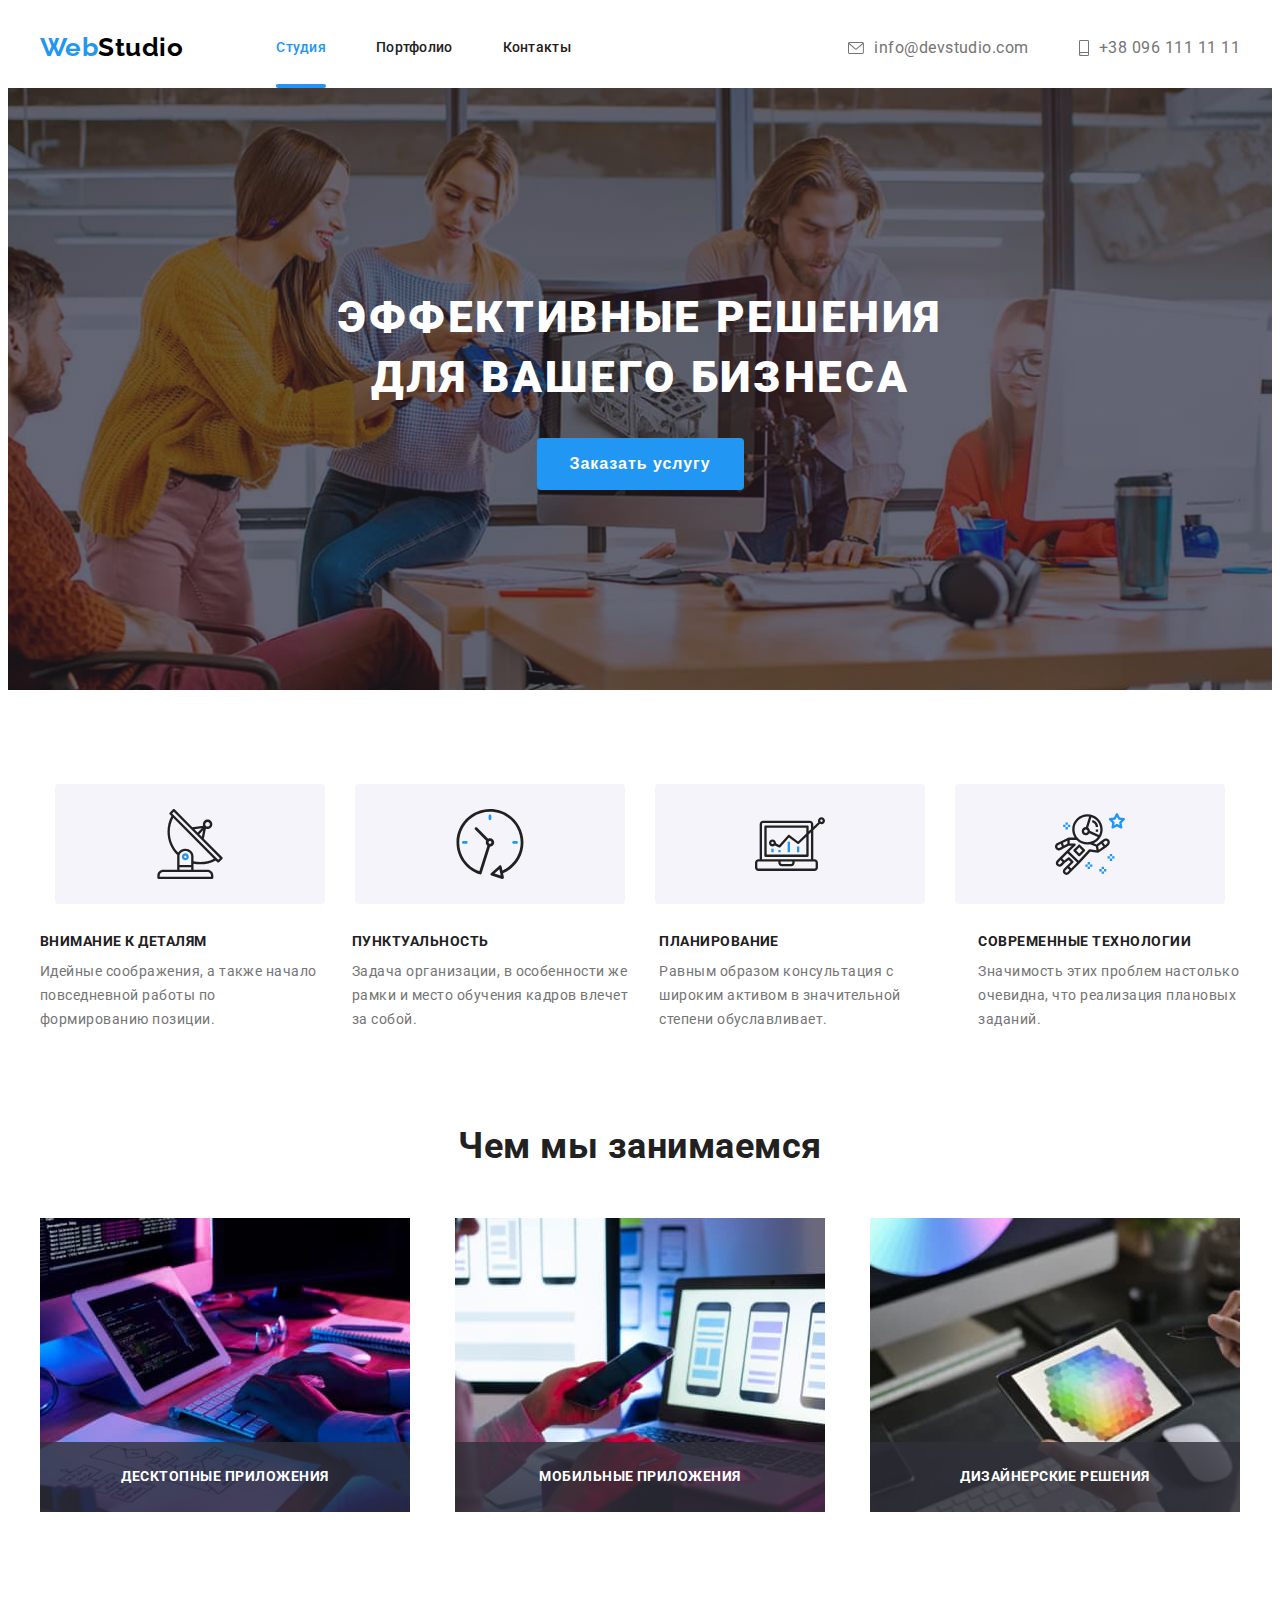
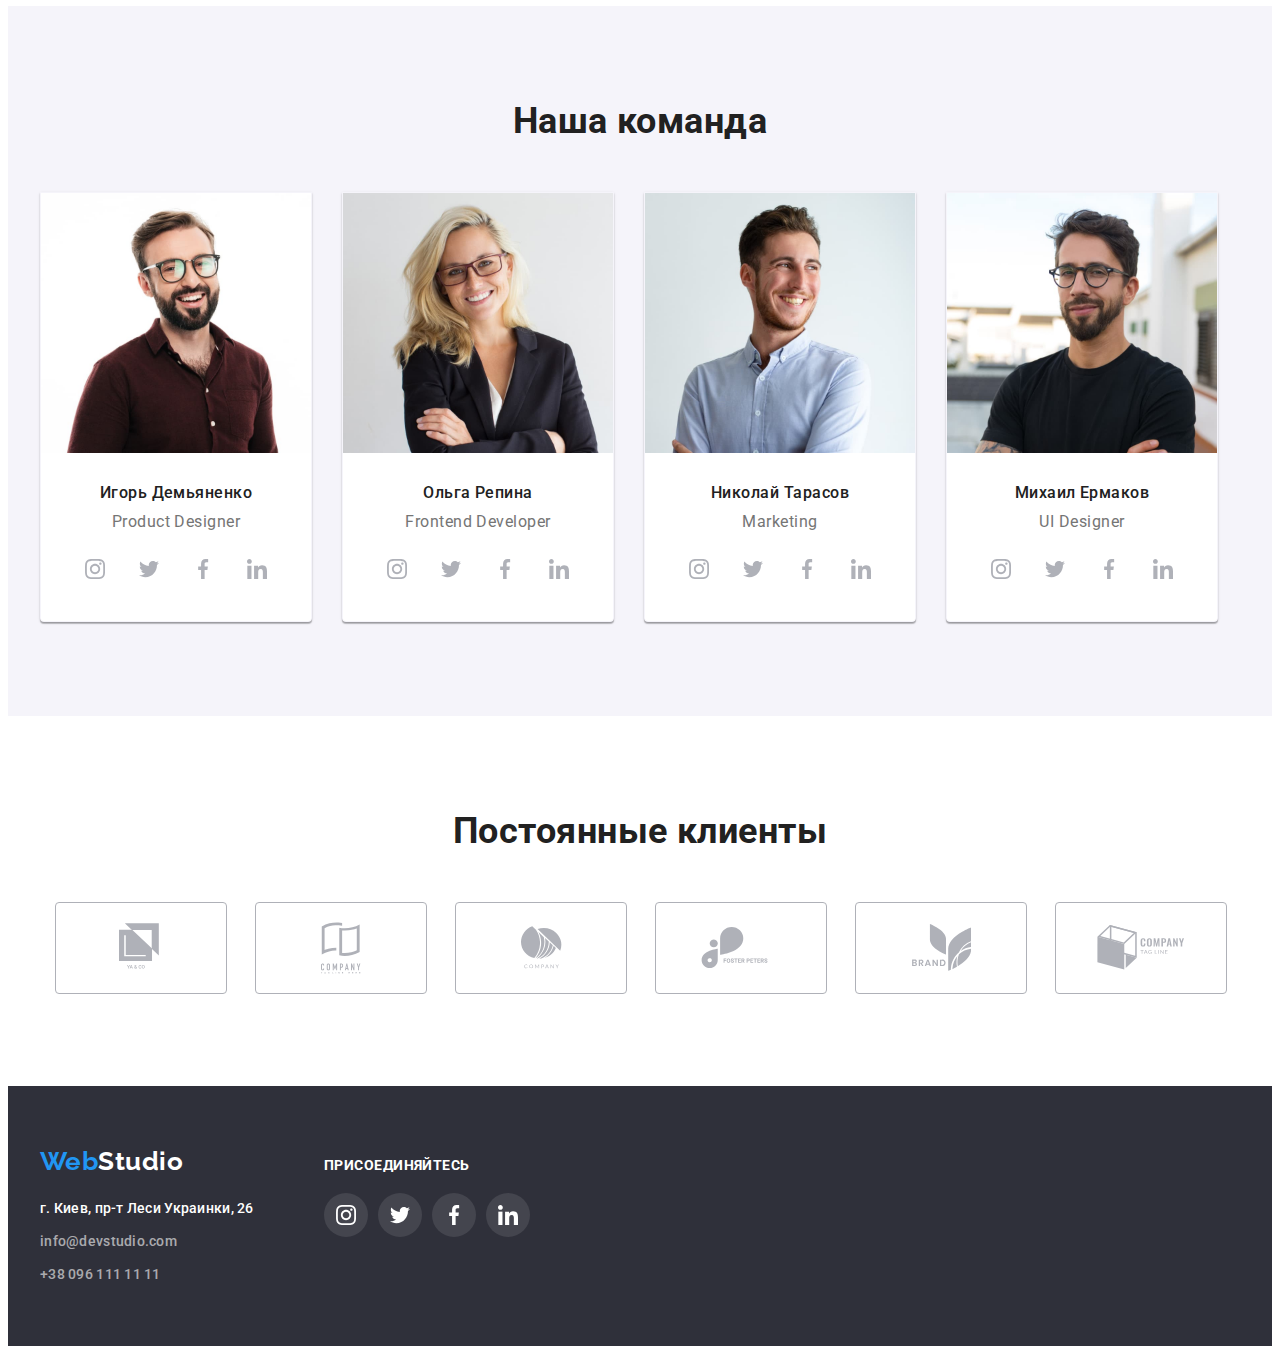
<file: index.html>
<!DOCTYPE html>
<html lang="ru">
<head>
    <meta charset="UTF-8">
    <meta name="viewport" content="width=device-width, initial-scale=1.0">
    <title>Студия</title>
    <link rel="preconnect" href="https://fonts.gstatic.com">
    <link href="https://fonts.googleapis.com/css2?family=Raleway:wght@700&family=Roboto:wght@400;500;700&display=swap"
  rel="stylesheet">
    <link rel="stylesheet" href="https://cdnjs.cloudflare.com/ajax/libs/modern-normalize/1.0.0/modern-normalize.min.css"
      integrity="sha512-ISS7cAi1PEhQ8jnbJpJZMd29NlhNj4AWYyLOSp2CE/CsHxTCu+r+t0D2yoJudVrd0/8fTVPUVDzY5Tvli75u/g=="
      crossorigin="anonymous" />
    <link rel="stylesheet" href="./css/styles.css">
</head>

<body>
                    <!--HEADER-->
<header class="page-header">
<div class="header container">

    <nav class="nav">
<!-- Логотип-1 -->
      <a class="logo" href="index.html" lang="en"> <span class="accent">Web</span>Studio</a>
<!-- Постраничная навигация -->
      <ul class="site-nav list">
        <li class="item"><a href="./index.html" class="link current" title="Студия">Студия</a></li>
        <li class="item"><a href="./portfolio.html" class="link" title="Портфолио">Портфолио</a></li>
        <li class="item"><a href="/" class="link" title="Контакты">Контакты</a></li>
      </ul>
    </nav>
<!-- Контакты -->
    <div class="contacts">
      <a class="contacts-link mail" href="mailto:info@devstudio.com">
      <svg class="icon-mail" width="16" height="12">
        <use href="./images/icons/sprite.svg#icon-mail">
        </use>
      </svg>
        info@devstudio.com</a>
      <a class="contacts-link tel" href="tel:+380961111111">
      <svg class="icon-mail" width="10" height="16">
        <use href="./images/icons/sprite.svg#icon-tel">
        </use>
      </svg>
        +38 096 111 11 11</a>
    </div>
  </div>
  </header>

                    <!-- MAIN -->
 <main>
<!-- Герой -->
<section class="hero-overlay">
  <div class="hero">
    <h1 class="visually-hidden">Cлоган</h1>
    <p class="hero-text">Эффективные решения<br> для вашего бизнеса</p>
    <button class="hero-btn" data-modal-open>Заказать услугу</button>
  </div>
</section>
<!-- Модальное окно -->
<div class="backdrop is-hidden" data-modal>

  <div class="modal">
    <button type="button" class="close-icon" data-modal-close>
      <svg class="close" width="11" height="11">
        <use href="./images/icons/sprite.svg#close"></use>
      </svg>
    </button>
  </div>

</div>

<!-- Особенности -->
<section class="features">
  <div class="container">
    <h2 class="visually-hidden">Особенности</h2>
    
     <ul class="features-icons-list list">
<li class="item">
  <svg class="features-icon" width="70" height="70">
<use href="./images/icons/sprite.svg#icon-antenna">
</use>
  </svg>
</li>

<li class="item">
  <svg class="features-icon" width="70" height="70">
<use href="./images/icons/sprite.svg#icon-clock">
</use>
  </svg>
</li>

<li class="item">
  <svg class="features-icon" width="70" height="70">
    <use href="./images/icons/sprite.svg#icon-diagram">
    </use>
  </svg>
</li>

<li class="item">
  <svg class="features-icon" width="70" height="70">
    <use href="./images/icons/sprite.svg#icon-astronaut">
    </use>
  </svg>
</li>

     </ul>
     <ul class="features-list list">

      <li class="item icon-antenna">
        <h3 class="title">Внимание к деталям</h3>
        <p class="text">Идейные соображения, а также начало повседневной работы по формированию позиции.</p>
      </li>
      
      <li class="item icon-clock">
        <h3 class="title">Пунктуальность</h3>
        <p class="text">Задача организации, в особенности же рамки и место обучения кадров влечет за собой.</p>
      </li>

      <li class="item icon-diagram">
        <h3 class="title">Планирование</h3>
        <p class="text">Равным образом консультация с широким активом в значительной степени обуславливает.</p>
      </li>

      <li class="item icon-astronaut">
        <h3 class="title">Современные технологии</h3>
        <p class="text">Значимость этих проблем настолько очевидна, что реализация плановых заданий.</p>
      </li>

     </ul>
  </div>
</section>


<!-- Чем мы занимаемся --> 
<section class="section">
  <div class="container">
     <h2 class="section-title">Чем мы занимаемся</h2>
     <ul class="wwd-list list">
      
      <li class="item">
      <div class="img-thumb">
        <img src="./images/what-we-do/squoosh/разметка.jpg" alt="руки на клавиатуре перед планшетом" 
        width="370" height="294">
      
      <div class="img-description">
        Десктопные приложения</div>
      </div>
      </li>
      
      <li class="item">
      <div class="img-thumb">
        <img src="./images/what-we-do/squoosh/адаптация.jpg" alt="смартфон в руках на фоне ноутбука" 
        width="370" height="294">
        <div class="img-description">
        Мобильные приложения</div>
      </div>
      
      </li>
      
      <li class="item">
      <div class="img-thumb">
        <img src="./images/what-we-do/squoosh/дизайн.jpg" alt="стилус в руке над планшетом" 
        width="370" height="294">
        <div class="img-description">
        Дизайнерские решения</div>
      </div>
      </li>
     </ul>
  </div>
</section>

<!-- Team -->
<section class="section team">
  <div class="container">
    <h2 class="section-title">Наша команда</h2>

    <ul class="team-list list">
<!-- Игорь Демьяненко -->
    <li class="team-card">
      <img class="section-img" src="./images/team/squoosh/man1.jpg" alt="Мужчина с бородой в очках улыбается" width="270" height="260">

      <div class="team-description"> 
        <h3 class="team-subtitle"> Игорь Демьяненко </h3>
        <p class="team-text" lang="en">Product Designer</p>
      </div>
<!-- Socials -->
      <ul class="socials-list">

        <li class="item">
          <a class="socials-link" href="/">
            <svg class="socials-icon" width="20" height="20">
              <use href="./images/icons/sprite.svg#icon-instagram">
              </use>
            </svg>
          </a>
        </li>

        <li class="item">
          <a class="socials-link" href="/">
            <svg class="socials-icon" width="20" height="20">
              <use href="./images/icons/sprite.svg#icon-twitter">
              </use>
            </svg>
          </a>
        </li>

        <li class="item">
          <a class="socials-link" href="/">
            <svg class="socials-icon" width="20" height="20">
              <use href="./images/icons/sprite.svg#icon-facebook">
              </use>
            </svg>
          </a>
        </li>

        <li class="item">
          <a class="socials-link" href="/">
            <svg class="socials-icon" width="20" height="20">
              <use href="./images/icons/sprite.svg#icon-linkedin">
              </use>
            </svg>
          </a>
        </li>

       </ul>
      </li>

<!-- Ольга Репина -->
      <li class="team-card">
       <img src="./images/team/squoosh/woman.jpg" alt="Блондинка в очках улыбается" width="270" height="260">
       <div class="team-description">
         <h3 class="team-subtitle"> Ольга Репина </h3>
         <p class="team-text" lang="en">Frontend Developer</p>
      </div>
<!-- Socials -->
      <ul class="socials-list">
      
        <li class="item">
          <a class="socials-link" href="/">
            <svg class="socials-icon" width="20" height="20">
              <use href="./images/icons/sprite.svg#icon-instagram">
              </use>
            </svg>
          </a>
        </li>
      
        <li class="item">
          <a class="socials-link" href="/">
            <svg class="socials-icon" width="20" height="20">
              <use href="./images/icons/sprite.svg#icon-twitter">
              </use>
            </svg>
          </a>
        </li>
      
        <li class="item">
          <a class="socials-link" href="/">
            <svg class="socials-icon" width="20" height="20">
              <use href="./images/icons/sprite.svg#icon-facebook">
              </use>
            </svg>
          </a>
        </li>
      
        <li class="item">
          <a class="socials-link" href="/">
            <svg class="socials-icon" width="20" height="20">
              <use href="./images/icons/sprite.svg#icon-linkedin">
              </use>
            </svg>
          </a>
        </li>
      
      </ul>
      </li>

<!-- Николай Тарасов -->
      <li class="team-card">
       <img src="./images/team/squoosh/man2.jpg" alt="Мужчина в светлой рубашке смотрит налево" width="270" height="260">
       <div class="team-description">
         <h3 class="team-subtitle"> Николай Тарасов </h3>
         <p class="team-text" lang="en">Marketing</p>
      </div>
<!-- Socials -->
      <ul class="socials-list">
      
        <li class="item">
          <a class="socials-link" href="/">
            <svg class="socials-icon" width="20" height="20">
              <use href="./images/icons/sprite.svg#icon-instagram">
              </use>
            </svg>
          </a>
        </li>
      
        <li class="item">
          <a class="socials-link" href="/">
            <svg class="socials-icon" width="20" height="20">
              <use href="./images/icons/sprite.svg#icon-twitter">
              </use>
            </svg>
          </a>
        </li>
      
        <li class="item">
          <a class="socials-link" href="/">
            <svg class="socials-icon" width="20" height="20">
              <use href="./images/icons/sprite.svg#icon-facebook">
              </use>
            </svg>
          </a>
        </li>
      
        <li class="item">
          <a class="socials-link" href="/">
            <svg class="socials-icon" width="20" height="20">
              <use href="./images/icons/sprite.svg#icon-linkedin">
              </use>
            </svg>
          </a>
        </li>
      </ul>
      </li>

<!-- Михаил Ермаков -->
      <li class="team-card">
       <img src="./images/team/squoosh/man3.jpg" alt="Мужчина в очках и чёрной футболке улыбается" width="270" height="260">
       <div class="team-description">
         <h3 class="team-subtitle"> Михаил Ермаков </h3>
         <p class="team-text" lang="en">UI Designer</p>
      </div>
      <ul class="socials-list">
<!-- Socials -->
        <li class="item">
          <a class="socials-link" href="/">
            <svg class="socials-icon" width="20" height="20">
              <use href="./images/icons/sprite.svg#icon-instagram">
              </use>
            </svg>
          </a>
        </li>
      
        <li class="item">
          <a class="socials-link" href="/">
            <svg class="socials-icon" width="20" height="20">
              <use href="./images/icons/sprite.svg#icon-twitter">
              </use>
            </svg>
          </a>
        </li>
      
        <li class="item">
          <a class="socials-link" href="/">
            <svg class="socials-icon" width="20" height="20">
              <use href="./images/icons/sprite.svg#icon-facebook">
              </use>
            </svg>
          </a>
        </li>
      
        <li class="item">
          <a class="socials-link" href="/">
            <svg class="socials-icon" width="20" height="20">
              <use href="./images/icons/sprite.svg#icon-linkedin">
              </use>
            </svg>
          </a>
        </li>
      
      </ul>
      </li>

</ul>
</div>
</section>

<!-- Clients -->
<section class="section">
<div class="container">
  <h2 class="section-title">Постоянные клиенты</h2>
  <ul class="clients-list list">

  <li class="item">
    <a class="clients-link" href="/">
      <svg class="clients-icon" width="44" height="49">
        <use href="./images/icons/sprite.svg#icon-logo-1"></use>
      </svg>
    </a>
  </li>

  <li class="item">
    <a class="clients-link" href="/">
      <svg class="clients-icon" width="40" height="52">
        <use href="./images/icons/sprite.svg#icon-logo-2"></use>
      </svg>
    </a>
  </li>

  <li class="item">
    <a class="clients-link" href="/">
      <svg class="clients-icon" width="41" height="43">
        <use href="./images/icons/sprite.svg#icon-logo-3"></use>
      </svg>
    </a>
  </li>

  <li class="item">
    <a class="clients-link" href="/">
      <svg class="clients-icon" width="80" height="42">
        <use href="./images/icons/sprite.svg#icon-logo-4"></use>
      </svg>
    </a>
  </li>

  <li class="item">
    <a class="clients-link" href="/">
      <svg class="clients-icon" width="59" height="47">
        <use href="./images/icons/sprite.svg#icon-logo-5"></use>
      </svg>
    </a>
  </li>

  <li class="item">
    <a class="clients-link" href="/">
      <svg class="clients-icon" width="88" height="45">
        <use href="./images/icons/sprite.svg#icon-logo-6"></use>
      </svg>
    </a>
  </li>

</ul>
</div>
</section>

 </main>

                    <!-- FOOTER -->

<footer class="page-footer">
<div class="footer container">

<div class="address-box">
<!-- Логотип-2 -->
   <a class="logo" href="index.html" lang="en"> <span class="accent">Web</span><span class="studio">Studio</span>
   </a>
<!-- Адрес -->
  <address class="address">
    <a class="link" href="https://www.google.com.ua/maps/search/%D0%B3.+%D0%9A%D0%B8%D0%B5%D0%B2,+%D0%BF%D1%80-%D1%82+%D0%9B%D0%B5%D1%81%D0%B8+%D0%A3%D0%BA%D1%80%D0%B0%D0%B8%D0%BD%D0%BA%D0%B8,+26/@50.4729187,30.4184096,12z/data=!3m1!4b1?hl=ru" 
    title="Адрес">г. Киев, пр-т Леси Украинки, 26
    </a>
<!-- Contacts -->
   <ul class="contacts-list list">
     <li class="item"><a class="link" href="mailto:info@devstudio.com">info@devstudio.com</a></li>
     <li class="item"><a class="link" href="tel:+380991111111">+38 096 111 11 11</a></li>
   </ul>
  </address>
</div>

<div class="soc-box">
    <p class="slogan">присоединяйтесь</p>

<ul class="soc-list list">
<li class="item">
  <a class="soc-link" href="/">
    <svg class="soc-icon" width="20" height="20">
      <use href="./images/icons/sprite.svg#icon-instagram">
      </use>
    </svg>
  </a>
</li>

<li class="item">
  <a class="soc-link" href="/">
    <svg class="soc-icon" width="20" height="20">
      <use href="./images/icons/sprite.svg#icon-twitter">
      </use>
    </svg>
  </a>
</li>

<li class="item">
  <a class="soc-link" href="/">
    <svg class="soc-icon" width="20" height="20">
      <use href="./images/icons/sprite.svg#icon-facebook">
      </use>
    </svg>
  </a>
</li>

<li class="item">
  <a class="soc-link" href="/">
    <svg class="soc-icon" width="20" height="20">
      <use href="./images/icons/sprite.svg#icon-linkedin">
      </use>
    </svg>
  </a>
</li>

</ul>
</div>
</div>
</footer>

<script src="./js/modal.js"></script>
</body>
</html>
</file>
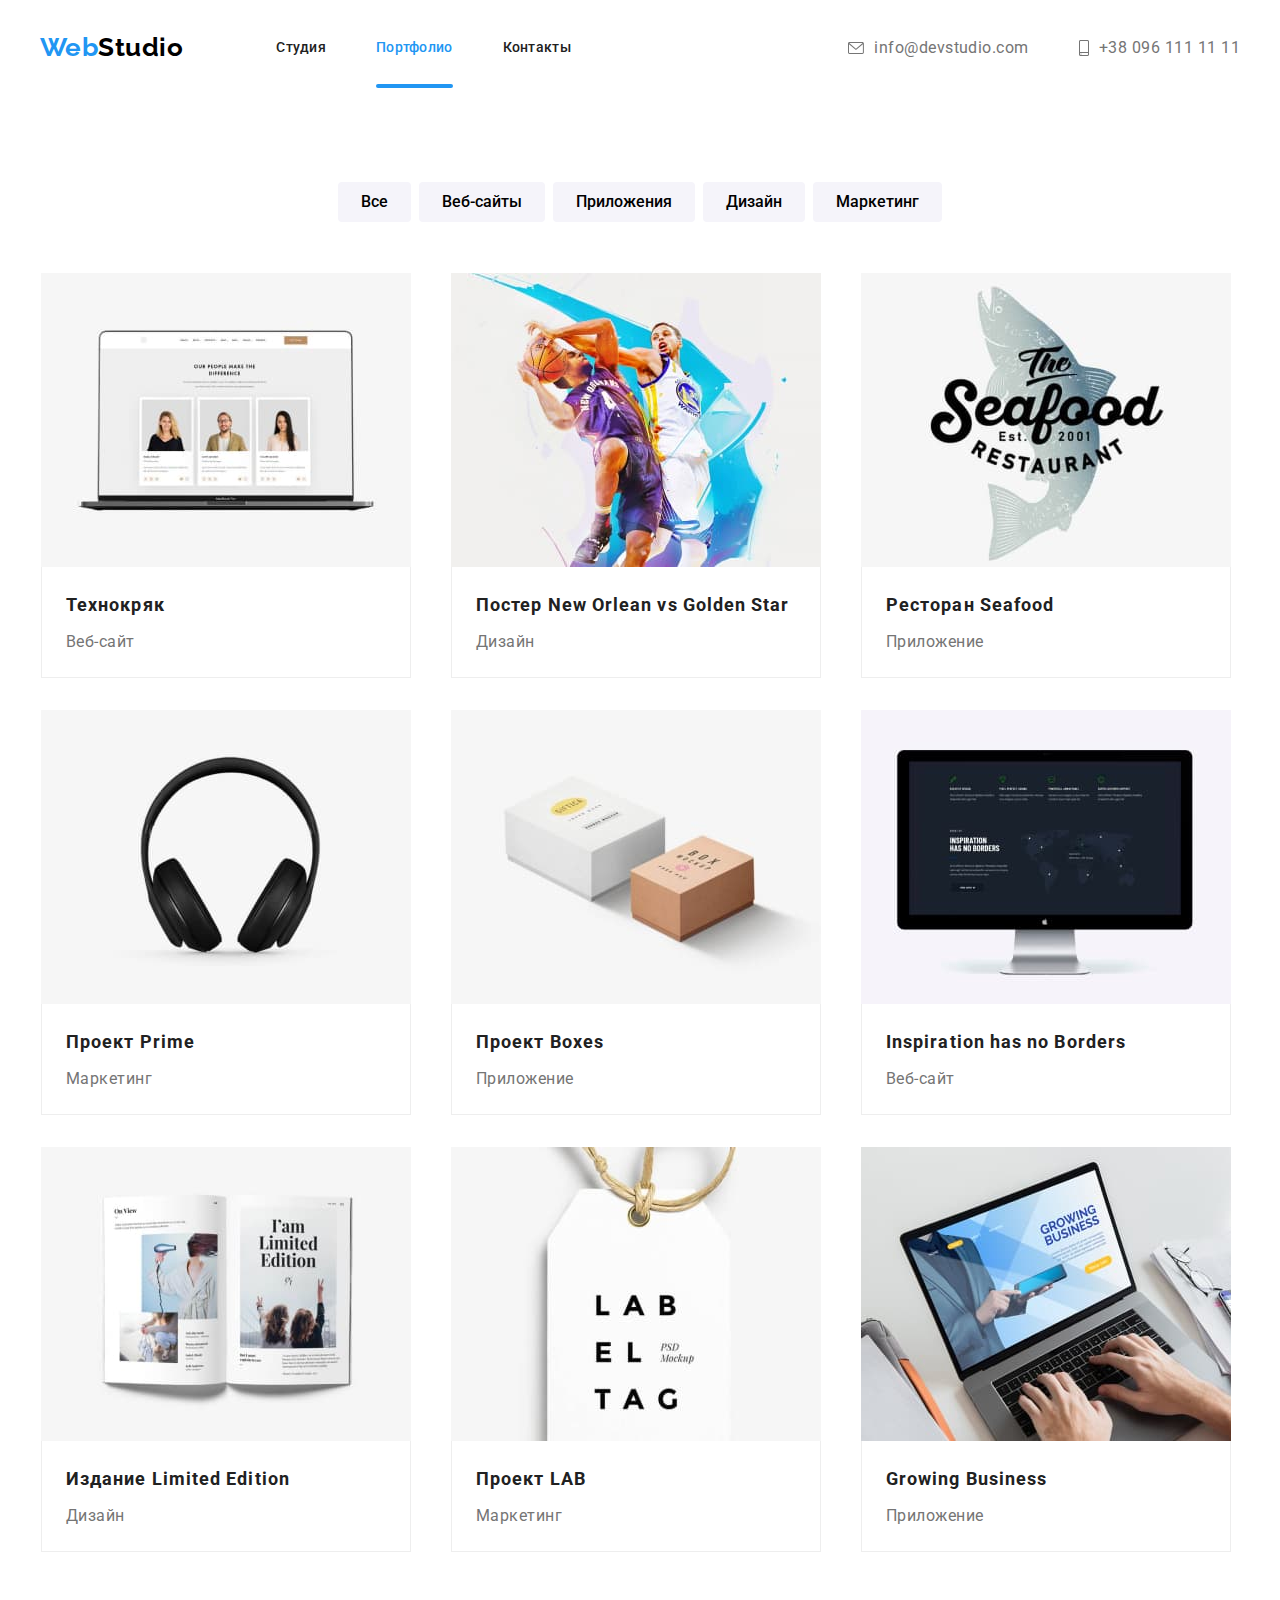
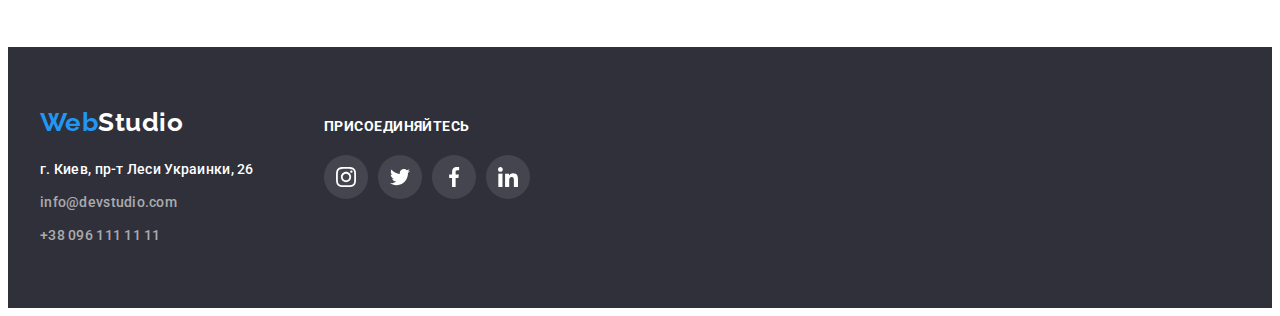
<file: portfolio.html>
<!DOCTYPE html>
<html lang="ru">

<head>
  <meta charset="UTF-8">
  <meta name="viewport" content="width=device-width, initial-scale=1.0">
  <title>Студия</title>
  <link rel="preconnect" href="https://fonts.gstatic.com">
  <link href="https://fonts.googleapis.com/css2?family=Raleway:wght@700&family=Roboto:wght@400;500;700&display=swap"
    rel="stylesheet">
  <link rel="stylesheet" href="https://cdnjs.cloudflare.com/ajax/libs/modern-normalize/1.0.0/modern-normalize.min.css"
    integrity="sha512-ISS7cAi1PEhQ8jnbJpJZMd29NlhNj4AWYyLOSp2CE/CsHxTCu+r+t0D2yoJudVrd0/8fTVPUVDzY5Tvli75u/g=="
    crossorigin="anonymous" />
  <link rel="stylesheet" href="./css/styles.css">
</head>

<body>
                    <!--HEADER-->
<header class="page-header">
<div class="header container">

  <nav class="nav">
<!-- Логотип-1 -->
    <a class="logo" href="index.html" lang="en"> <span class="accent">Web</span>Studio</a>
<!-- Постраничная навигация -->
    <ul class="site-nav list">
      <li class="item"><a href="./index.html" class="link" title="Студия">Студия</a></li>
      <li class="item"><a href="./portfolio.html" class="link current" title="Портфолио">Портфолио</a></li>
      <li class="item"><a href="/" class="link" title="Контакты">Контакты</a></li>
    </ul>
  </nav>
<!-- Контакты -->
  <div class="contacts">
    <a class="contacts-link mail" href="mailto:info@devstudio.com">
      <svg class="icon-mail" width="16" height="12">
        <use href="./images/icons/sprite.svg#icon-mail">
        </use>
      </svg>
      info@devstudio.com</a>
    <a class="contacts-link tel" href="tel:+380961111111">
      <svg class="icon-mail" width="10" height="16">
        <use href="./images/icons/sprite.svg#icon-tel">
        </use>
      </svg>
      +38 096 111 11 11</a>
  </div>
</div>
</header>


<!-- MAIN -->
<main>
<!-- Портфолио -->
<section class="portfolio">
<div class="container">
<h1 class="section-title visually-hidden">Портфолио</h1>
<!-- Фильтр -->
<ul class="filter-list list">
  <li class="item"><button class="filter-btn" type="button">Все</button></li>
  <li class="item"><button class="filter-btn" type="button">Веб-сайты</button></li>
  <li class="item"><button class="filter-btn" type="button">Приложения</button></li>
  <li class="item"><button class="filter-btn" type="button">Дизайн</button></li>
  <li class="item"><button class="filter-btn" type="button">Маркетинг</button></li>
</ul>

<!-- Карточки -->
<ul class="card-set list">
      <li class="item">
        <a class="card" href="/">

          <div class="card-thumb">
            <img class="card-img" src="./images/portfolio/squoosh/технокряк.jpg" 
            alt="веб-сайт технокряк открытый на ноутбуке">
            <div class="card-overlay">
              Технокряк это современная площадка распространения коронавируса.
              Компании используют эту платформу для цифрового
              шпионажа и атак на защищённые сервера конкурентов.
            </div>
          </div>
        
          <div class="card-description">
            <h2 class="card-title">Технокряк</h2>
            <p class="card-text">Веб-сайт</p>
          </div>
      </a></li>
    
      <li class="item">
        <a class="card" href="/">

          <div class="card-thumb">
            <img class="card-img" src="./images/portfolio/squoosh/neworlean.jpg"
            alt="постер соревнования баскетбольных команд New Orlean vs Golden Star">
            <div class="card-overlay">
              Технокряк это современная площадка распространения коронавируса.
              Компании используют эту платформу для цифрового
              шпионажа и атак на защищённые сервера конкурентов.
            </div>
          </div>
          
          <div class="card-description">
            <h2 class="card-title">Постер New Orlean vs Golden Star</h2>
            <p class="card-text">Дизайн</p>
          </div>
       </a>
    </li>
    
      <li class="item">
        <a class="card" href="/">

          <div class="card-thumb">
            <img class="card-img" src="./images/portfolio/squoosh/ресторан.jpg" 
            alt="логотип надпись The Seafood Restaurant Est. 2001 на фоне рыбы">
            <div class="card-overlay">
              Технокряк это современная площадка распространения коронавируса.
              Компании используют эту платформу для цифрового
              шпионажа и атак на защищённые сервера конкурентов.
            </div>
          </div>
        
          <div class="card-description">
            <h2 class="card-title">Ресторан Seafood</h2>
            <p class="card-text">Приложение</p>
          </div>
        </a>
      </li>
    
      <li class="item">
        <a class="card" href="/">

          <div class="card-thumb">
            <img class="card-img" src="./images/portfolio/squoosh/prime.jpg" alt="наушники">
            <div class="card-overlay">
              Технокряк это современная площадка распространения коронавируса.
              Компании используют эту платформу для цифрового
              шпионажа и атак на защищённые сервера конкурентов.
            </div>
          </div>
        
          <div class="card-description">
            <h2 class="card-title">Проект Prime</h2>
            <p class="card-text">Маркетинг</p>
          </div>
        </a>
      </li>

      <li class="item">
        <a class="card" href="/">

          <div class="card-thumb">
            <img class="card-img" src="./images/portfolio/squoosh/boxes.jpg" alt="две коробки">
            <div class="card-overlay">
              Технокряк это современная площадка распространения коронавируса.
              Компании используют эту платформу для цифрового
              шпионажа и атак на защищённые сервера конкурентов.
            </div>
          </div>
        
          <div class="card-description">
            <h2 class="card-title">Проект Boxes</h2>
            <p class="card-text">Приложение</p>
          </div>
       </a>
      </li>

      <li class="item">
        <a class="card" href="/">

          <div class="card-thumb">
            <img class="card-img" src="./images/portfolio/squoosh/inspiration.jpg" alt="веб-сайт на мониторе">
            <div class="card-overlay">
              Технокряк это современная площадка распространения коронавируса.
              Компании используют эту платформу для цифрового
              шпионажа и атак на защищённые сервера конкурентов.
            </div>
          </div>
        
          <div class="card-description">
            <h2 class="card-title">Inspiration has no Borders</h2>
            <p class="card-text">Веб-сайт</p>
          </div>
        </a></li>

      <li class="item">
      <a class="card" href="/">

          <div class="card-thumb">
            <img class="card-img" src="./images/portfolio/squoosh/издание.jpg" alt="разворот журнала limited edition">
            <div class="card-overlay">
              Технокряк это современная площадка распространения коронавируса.
              Компании используют эту платформу для цифрового
              шпионажа и атак на защищённые сервера конкурентов.
            </div>
          </div>
        
          <div class="card-description">
            <h2 class="card-title">Издание Limited Edition </h2>
            <p class="card-text">Дизайн</p>
          </div>
      </a>
    </li>

      <li class="item">
        <a class="card" href="/">

          <div class="card-thumb">
            <img class="card-img" src="./images/portfolio/squoosh/lab.jpg" alt="бирка с надписью lab el tag">
            <div class="card-overlay">
              Технокряк это современная площадка распространения коронавируса.
              Компании используют эту платформу для цифрового
              шпионажа и атак на защищённые сервера конкурентов.
            </div>
          </div>
        
          <div class="card-description">
            <h2 class="card-title">Проект LAB</h2>
            <p class="card-text">Маркетинг</p>
          </div>
        </a>
    </li>

      <li class="item">
        <a class="card" href="/">

          <div class="card-thumb">
            <img class="card-img" src="./images/portfolio/squoosh/business.jpg" alt="Ноутбук">
            <div class="card-overlay">
              Технокряк это современная площадка распространения коронавируса.
              Компании используют эту платформу для цифрового
              шпионажа и атак на защищённые сервера конкурентов.
            </div>
          </div>
         
          <div class="card-description">
            <h2 class="card-title">Growing Business</h2>
            <p class="card-text">Приложение</p>
          </div>
        </a>
    </li>
</ul>
</div>
</section>
</main>
  
                          <!-- FOOTER -->
<footer class="page-footer">
  <div class="footer container">

<div class="address-box">
<!-- Логотип-2 -->
      <a class="logo" href="index.html" lang="en"> <span class="accent">Web</span><span class="studio">Studio</span></a>
<!-- Адрес -->
  <address class="address">
      <a class="link"
        href="https://www.google.com.ua/maps/search/%D0%B3.+%D0%9A%D0%B8%D0%B5%D0%B2,+%D0%BF%D1%80-%D1%82+%D0%9B%D0%B5%D1%81%D0%B8+%D0%A3%D0%BA%D1%80%D0%B0%D0%B8%D0%BD%D0%BA%D0%B8,+26/@50.4729187,30.4184096,12z/data=!3m1!4b1?hl=ru"
        title="Адрес">г. Киев, пр-т Леси Украинки, 26
      </a>
<!-- Contacts -->
    <ul class="contacts-list list">
      <li class="item"><a class="link" href="mailto:info@devstudio.com">info@devstudio.com</a></li>
      <li class="item"><a class="link" href="tel:+380991111111">+38 096 111 11 11</a></li>
    </ul>
  </address>
</div>

<div class="soc-box">
<p class="slogan">присоединяйтесь</p>

<ul class="soc-list list">
  <li class="item">
    <a class="soc-link" href="/">
      <svg class="soc-icon" width="20" height="20">
        <use href="./images/icons/sprite.svg#icon-instagram">
        </use>
      </svg>
    </a>
  </li>

  <li class="item">
    <a class="soc-link" href="/">
      <svg class="soc-icon" width="20" height="20">
        <use href="./images/icons/sprite.svg#icon-twitter">
        </use>
      </svg>
    </a>
  </li>

  <li class="item">
    <a class="soc-link" href="/">
      <svg class="soc-icon" width="20" height="20">
        <use href="./images/icons/sprite.svg#icon-facebook">
        </use>
      </svg>
    </a>
  </li>

  <li class="item">
    <a class="soc-link" href="/">
      <svg class="soc-icon" width="20" height="20">
        <use href="./images/icons/sprite.svg#icon-linkedin">
        </use>
      </svg>
    </a>
  </li>

</ul>
</div>
</div>
</footer>

</body>
</html>
</file>
<file: css/styles.css>
:root {
  --accent-color: #2196f3;
  --logo-text-color: #000000;
  --primary-text-color: #212121;
  --secondary-text-color: #757575;
  --primary-background-color: #ffffff;
  --secondary-background-color: #2f303a;
  --footer-text-color: rgba(255, 255, 255, 0.6);
  --background-team-btn-icons: #f5f4fa;
  --border-card: #eeeeee;
  --icon-color: #afb1b8;
  --socials-footer: rgba(255, 255, 255, 0.1);
  --card-bgc: rgba(33, 150, 243, 0.9);
  --wwd-img-description: rgba(47, 48, 58, 0.8);
  --border-icon: rgba(0, 0, 0, 0.1);
  --backdrop: rgba(0, 0, 0, 0.2);

  --card-set-gap: 30px;
  --features-list-gap: 30px;
  --team-list-gap: 30px;
}

body {
  /* padding-top: 80px; */

  font-family: Roboto, sans-serif;
  letter-spacing: 0.03em;

  background-color: var(--primary-background-color);
  color: var(--primary-text-color);
}

h1,
h2,
h3,
p {
  padding: 0;
  margin: 0;
}

.list {
  padding: 0;
  margin: 0;
  list-style: none;
}

.container {
  width: 1200px;
  padding-right: 15px;
  padding-left: 15px;
  margin-left: auto;
  margin-right: auto;
}

.visually-hidden {
  position: absolute;
  width: 1px;
  height: 1px;
  margin: -1px;
  border: 0;
  white-space: nowrap;
  clip-path: inset(100%);
  clip: rect(0 0 0 0);
  overflow: hidden;
}

/*  HEADER */

.header {
  /* position: fixed;
  width: 100%;
  min-height: 80px;
  top: 0;
  left: 0; */

  display: flex;
  align-items: center;

  background-color: var(--primary-background-color);
}

.nav {
  display: flex;
  align-items: center;
}

/* Логотип-1 */

.logo {
  font-family: Raleway, sans-serif;
  font-weight: 700;
  font-size: 26px;
  line-height: 1.2;

  color: var(--logo-text-color);
  text-decoration: none;
}
.accent {
  color: var(--accent-color);
}

/* Постраничная навигация */

.site-nav {
  display: flex;
  margin-left: 93px;
}
.site-nav .item + .item {
  margin-left: 50px;
}

.site-nav .link {
  position: relative;
  display: block;
  width: 100%;
  display: block;
  padding-top: 32px;
  padding-bottom: 32px;

  transition: color 250ms cubic-bezier(0.4, 0, 0.2, 1);

  color: var(--primary-text-color);
}

.link,
.contact {
  font-weight: 500;
  font-size: 14px;
  line-height: 1.14;
  letter-spacing: 0.02em;

  text-decoration: none;
}
.site-nav .link.current,
.site-nav .link:hover,
.site-nav .link:focus {
  color: var(--accent-color);
}
.link:visited {
  color: var(--primary-text-color);
}

.site-nav .current::after {
  content: "";
  position: absolute;
  bottom: 0;
  left: 0;

  /* display: flex;
  flex-direction: column;
  justify-content: stretch; */

  height: 4px;
  width: 100%;
  border-radius: 2px;
  background-color: var(--accent-color);
}

/* Контакты */

.contacts {
  display: flex;
  margin-left: auto;
}
.contacts-link {
  transition: color 250ms cubic-bezier(0.4, 0, 0.2, 1);

  color: var(--secondary-text-color);
  text-decoration: none;
  display: flex;
  align-items: center;
}

.contacts-link + .contacts-link {
  margin-left: 50px;
}
.contacts-link:hover,
.contacts-link:focus {
  color: var(--accent-color);
  /* outline: none; */
}

.icon-mail,
.icon-tel {
  margin-right: 10px;
  fill: currentColor;
}

/* MAIN */

/* Герой */

.hero-overlay {
  max-width: 1600px;
  min-height: 600px;

  margin-right: auto;
  margin-left: auto;

  background-image: linear-gradient(
      to right,
      rgba(47, 48, 58, 0.4),
      rgba(47, 48, 58, 0.4)
    ),
    url("../images/hero/hero-75.jpg");

  background-repeat: no-repeat;
  background-position: center;
  background-size: cover;

  background-color: var(--secondary-background-color);
}

.hero {
  text-align: center;

  padding-top: 200px;
  padding-bottom: 200px;
  /* padding-right: auto;
  padding-left: auto; */
}
.hero-text {
  font-weight: 900;
  font-size: 44px;
  line-height: 1.36;
  letter-spacing: 0.06em;
  text-transform: uppercase;

  color: var(--primary-background-color);
}
.hero-btn {
  display: inline-block;
  min-width: 200px;

  padding: 10px 32px;
  margin-top: 30px;

  border: 1px solid transparent;
  border-radius: 4px;
  cursor: pointer;

  font-weight: bold;
  font-size: 16px;
  line-height: 1.88;
  align-items: center;
  letter-spacing: 0.06em;

  background-color: var(--accent-color);
  color: var(--primary-background-color);

  /* outline: none; */
}

/* Модальное окно */
.is-hidden {
  opacity: 0;
  visibility: hidden;
  pointer-events: none;
}

.backdrop {
  opacity: 1;
  transition: opacity 250ms cubic-bezier(0.4, 0, 0.2, 1) 250ms;
  pointer-events: none;

  position: fixed;
  top: 0;
  left: 0;
  width: 100%;
  height: 100%;
  z-index: 999;

  background-color: var(--backdrop);
}
.backdrop.is-hidden {
  transition: opacity 250ms cubic-bezier(0.4, 0, 0.2, 1) 250ms,
    visibility 250ms cubic-bezier(0.4, 0, 0.2, 1) 250ms;
}
.backdrop.is-hidden .modal {
  transform: translate(-50%, -50%) scale(0);
  transition: opacity 250ms cubic-bezier(0.4, 0, 0.2, 1);
}

.modal {
  position: absolute;
  top: 50%;
  left: 50%;

  transform: translate(-50%, -50%) scale(1);
  transition: transform 250ms cubic-bezier(0.4, 0, 0.2, 1) 250ms;

  min-width: 528px;
  min-height: 581px;

  box-shadow: 0px 1px 3px rgba(0, 0, 0, 0.12), 0px 1px 1px rgba(0, 0, 0, 0.14),
    0px 2px 1px rgba(0, 0, 0, 0.2);
  background-color: var(--primary-background-color);
  border-radius: 4px;
}

.close-icon {
  position: absolute;
  top: 8px;
  right: 8px;
  pointer-events: visible;

  display: flex;
  justify-content: center;
  align-items: center;

  width: 30px;
  height: 30px;
  padding: 0;
  margin: 0;

  border-radius: 50%;
  border: 1px solid rgba(0, 0, 0, 0.1);
  background-color: var(--primary-background-color);

  cursor: pointer;
}
.close-icon:focus {
  /* outline: none; */
}

/* Секции */

.section {
  padding-top: 94px;
  padding-bottom: 94px;
}
/* Особенности */

.features {
  padding-top: 94px;
}
.features-list {
  display: flex;
}
.features .item {
  width: calc(100% / 4 -1 * var(--features-list-gap));
}
.features .item + .item {
  margin-left: var(--features-list-gap);
}

/* FEATURES-ICONS */

.features-icons-list {
  display: flex;
  justify-content: center;
}
.features-icons-list .item {
  display: flex;
  justify-content: center;
  align-items: center;

  width: 270px;
  height: 120px;
  margin-bottom: 30px;

  background-color: var(--background-team-btn-icons);
  border-radius: 4px;
}

.features .title {
  font-size: 14px;
  line-height: 1.14;
  text-transform: uppercase;
}
.features .text {
  margin-top: 10px;

  font-size: 14px;
  font-weight: 400;
  line-height: 1.71;

  color: var(--secondary-text-color);
}

/* Чем мы занимаемся */

.section-title {
  margin-bottom: 50px;

  font-weight: bold;
  font-size: 36px;
  line-height: 1.17;
  text-align: center;
}

.wwd-list {
  display: flex;
  justify-content: space-between;
}

.img-thumb img {
  display: block;
}

.img-thumb {
  position: relative;
}
.img-description {
  position: absolute;
  left: 0;
  bottom: 0;

  display: flex;
  justify-content: center;
  align-items: center;

  width: 100%;
  min-height: 70px;

  font-weight: bold;
  font-size: 14px;
  line-height: 1.1;
  text-align: center;
  text-transform: uppercase;

  background-color: var(--wwd-img-description);
  color: var(--primary-background-color);
}

/* Team */

.team {
  background-color: var(--background-team-btn-icons);
}
.team-list {
  display: flex;
}

.team-card {
  overflow: hidden;

  width: calc(100% / 4 -1 * var(--team-list-gap));
  margin-right: var(--team-list-gap);

  border: 1px solid transparent;
  border-radius: 0px 0px 4px 4px;

  box-shadow: 0px 1px 3px rgba(0, 0, 0, 0.12), 0px 1px 1px rgba(0, 0, 0, 0.14),
    0px 2px 1px rgba(0, 0, 0, 0.2);
}
.team-card:last-child {
  margin-right: 0;
}
.team-description {
  background-color: var(--primary-background-color);
}
.team img {
  display: block;
}

.team-subtitle {
  padding-top: 30px;

  font-weight: 500;
  font-size: 16px;
  line-height: 1.19;
  text-align: center;
}

.team-text {
  margin-top: 10px;

  margin-top: 10px;
  font-size: 16px;
  line-height: 1.19;
  text-align: center;

  color: var(--secondary-text-color);
}

/* Socials */

.socials-list {
  display: flex;
  justify-content: center;

  padding-top: 16px;
  padding-right: 32px;
  padding-bottom: 30px;
  padding-left: 32px;
  margin: 0;

  list-style: none;
  background-color: var(--primary-background-color);
}

.socials-list > .item {
  margin-right: 10px;
}
.socials-list > .item:last-child {
  margin-right: 0;
}

.socials-icon {
  fill: currentColor;
}

.socials-link {
  transition: color 250ms cubic-bezier(0.4, 0, 0.2, 1),
    background-color 250ms cubic-bezier(0.4, 0, 0.2, 1);

  display: flex;
  justify-content: center;
  align-items: center;
  width: 44px;
  height: 44px;
  padding: 0;
  border: 0;
  border-radius: 50%;
  color: var(--icon-color);
}

.socials-link:hover,
.socials-link:focus {
  background-color: var(--accent-color);
  color: var(--primary-background-color);
  cursor: pointer;
  /* outline: none; */
}

/* Clients */

.clients-list {
  display: flex;
  justify-self: center;
}
.clients-list .item {
  width: 170px;
  height: 90px;
  margin-right: 30px;
}

.clients-list .item:last-child {
  margin-right: 0;
}
.clients-link {
  transition: background-color 250ms cubic-bezier(0.4, 0, 0.2, 1);

  display: flex;
  justify-content: center;
  align-items: center;

  width: 170px;
  height: 90px;
  margin: 0;

  color: var(--icon-color);
  border: 1px solid var(--icon-color);
  border-radius: 4px;
}

.clients-link:hover,
.clients-link:focus {
  border: 1px solid var(--accent-color);
  color: var(--accent-color);
  /* outline: none; */
}
.clients-icon {
  fill: currentColor;
}

/* FOOTER */

.page-footer {
  background-color: var(--secondary-background-color);
}
.footer {
  display: flex;
}

/* Логотип-2 */

.studio {
  color: var(--primary-background-color);
}

/* Адресс */

.address-box {
  padding-top: 60px;
  padding-bottom: 60px;
}

.address {
  margin-top: 20px;

  font-style: normal;
  font-size: 14px;
  line-height: 1.7;
}
.address .link {
  transition: color 250ms cubic-bezier(0.4, 0, 0.2, 1);

  color: var(--primary-background-color);
}
.address .link:hover,
.address .link:focus {
  color: var(--accent-color);
  /* outline: none; */
}

.contacts-list .item {
  margin-top: 9px;
}
.contacts-list .link {
  transition: color 250ms cubic-bezier(0.4, 0, 0.2, 1);

  color: var(--footer-text-color);
  text-decoration: none;
}

.contacts-list .link:hover,
.contacts-list .link:focus {
  color: var(--accent-color);
  /* outline: none; */
}

/* socials-footer */

.soc-box {
  padding-top: 72px;
  padding-bottom: 100px;
  margin-left: 70px;
}
.soc-list {
  display: flex;
  justify-content: center;

  padding: 0;
  margin-top: 20px;

  background-color: var(--secondary-background-color);
}

.soc-list > .item {
  margin-right: 10px;
}
.soc-list > .item:last-child {
  margin-right: 0;
}

.soc-link {
  transition: background-color 250ms cubic-bezier(0.4, 0, 0.2, 1);

  display: flex;
  justify-content: center;
  align-items: center;

  width: 44px;
  height: 44px;
  padding: 0;

  border-radius: 50%;

  background-color: var(--socials-footer);
  color: var(--primary-background-color);
}
.soc-link:hover,
.soc-link:focus {
  background-color: var(--accent-color);
  /* outline: none; */
}
.soc-icon {
  fill: currentColor;
}

.slogan {
  width: 145px;
  margin: 0;

  font-weight: bold;
  font-size: 14px;
  line-height: 1.1;
  text-transform: uppercase;

  color: var(--primary-background-color);
}

/*  */ /*  */ /*  */ /*  */ /*  */ /*  */ /*  */ /*  */ /*  */ /*  */ /*  */
/*  */ /*  */ /*  */ /*  */ /*  */ /*  */ /*  */ /*  */ /*  */ /*  */ /*  */
/*  */ /*  */ /*  */ /*  */ /*  */ /*  */ /*  */ /*  */ /*  */ /*  */ /*  */
/*  */ /*  */ /*  */ /*  */ /*  */ /*  */ /*  */ /*  */ /*  */ /*  */ /*  */
/*  */ /*  */ /*  */ /*  */ /*  */ /*  */ /*  */ /*  */ /*  */ /*  */ /*  */

/* ПОРТФОЛИО */

/* Фильтр */

.filter-list {
  display: flex;
  justify-content: center;
  padding-top: 94px;
  padding-bottom: 50px;
}
.filter-list .item {
  margin-right: 8px;
}
.filter-list .item:last-child {
  margin-right: 0;
}
.filter-btn {
  transition: background-color 250ms cubic-bezier(0.4, 0, 0.2, 1),
    color 250ms cubic-bezier(0.4, 0, 0.2, 1),
    border 250ms cubic-bezier(0.4, 0, 0.2, 1);

  display: inline-block;
  padding: 6px 22px;

  border: 1px solid transparent;
  border-radius: 4px;
  cursor: pointer;

  font-family: inherit;
  font-style: inherit;
  font-weight: 500;
  font-size: 16px;
  line-height: 1.63;

  background-color: var(--background-team-btn-icons);
}

.filter-btn:hover,
.filter-btn:focus,
.filter-btn:active {
  box-shadow: 0px 2px 2px 0px rgba(0, 0, 0, 0.12);
  box-shadow: 0px 1px 2px 0px rgba(0, 0, 0, 0.08);
  box-shadow: 0px 3px 1px 0px rgba(0, 0, 0, 0.1);

  background-color: var(--accent-color);
  color: var(--primary-background-color);
  border: 1px solid var(--accent-color);
  /* outline: none; */
}

/* Карточки */

.card-set {
  display: flex;
  flex-wrap: wrap;

  padding-right: 0;
  padding-bottom: 94px;
  padding-left: 0;

  margin-top: calc(-1 * var(--card-set-gap));
  margin-left: calc(-1 * var(--card-set-gap));
}

.card-set > .item {
  display: flex;
  flex-basis: calc(100% / 3 - 1 * var(--card-set-gap));

  margin-top: var(--card-set-gap);
  margin-left: var(--card-set-gap);

  cursor: pointer;
}

/* Card */

.card {
  transition: box-shadow 250ms cubic-bezier(0.4, 0, 0.2, 1),
    border 250ms cubic-bezier(0.4, 0, 0.2, 1);

  text-decoration: none;
  border: 1px solid transparent;

  color: inherit;
}
.card:hover,
.card:focus {
  box-shadow: 0px 1px 1px rgba(0, 0, 0, 0.12), 0px 4px 4px rgba(0, 0, 0, 0.06),
    1px 4px 6px rgba(0, 0, 0, 0.16);
  border: 1px solid var(--border-card);
  /* outline: none; */
}

.card-img {
  display: block;
  max-width: 100%;
}
.card-description {
  padding: 20px 24px;
  border-right: 1px solid var(--border-card);
  border-bottom: 1px solid var(--border-card);
  border-left: 1px solid var(--border-card);
}
.card-title {
  font-weight: bold;
  font-size: 18px;
  line-height: 2;
  letter-spacing: 0.06em;
}

.card-text {
  margin-top: 4px;

  font-size: 16px;
  line-height: 1.88;

  color: var(--secondary-text-color);
}

/* card-overlay */

.card-thumb {
  position: relative;

  padding: 0;
  margin: 0;

  overflow: hidden;

  font-size: 18px;
  line-height: 1.55;
}
.card-img {
  display: block;
}
.card-overlay {
  position: absolute;
  left: 0;
  bottom: 0;
  width: 100%;
  height: 100%;

  padding: 63px 24px;

  transform: translateY(100%);
  transition: transform 250ms cubic-bezier(0.4, 0, 0.2, 1);

  font-weight: normal;
  font-size: 18px;
  line-height: 1.55;
  background-color: var(--card-bgc);
  color: var(--primary-background-color);
}

.card:hover .card-overlay,
.card:focus .card-overlay {
  transform: translateY(0%);
}
</file>
